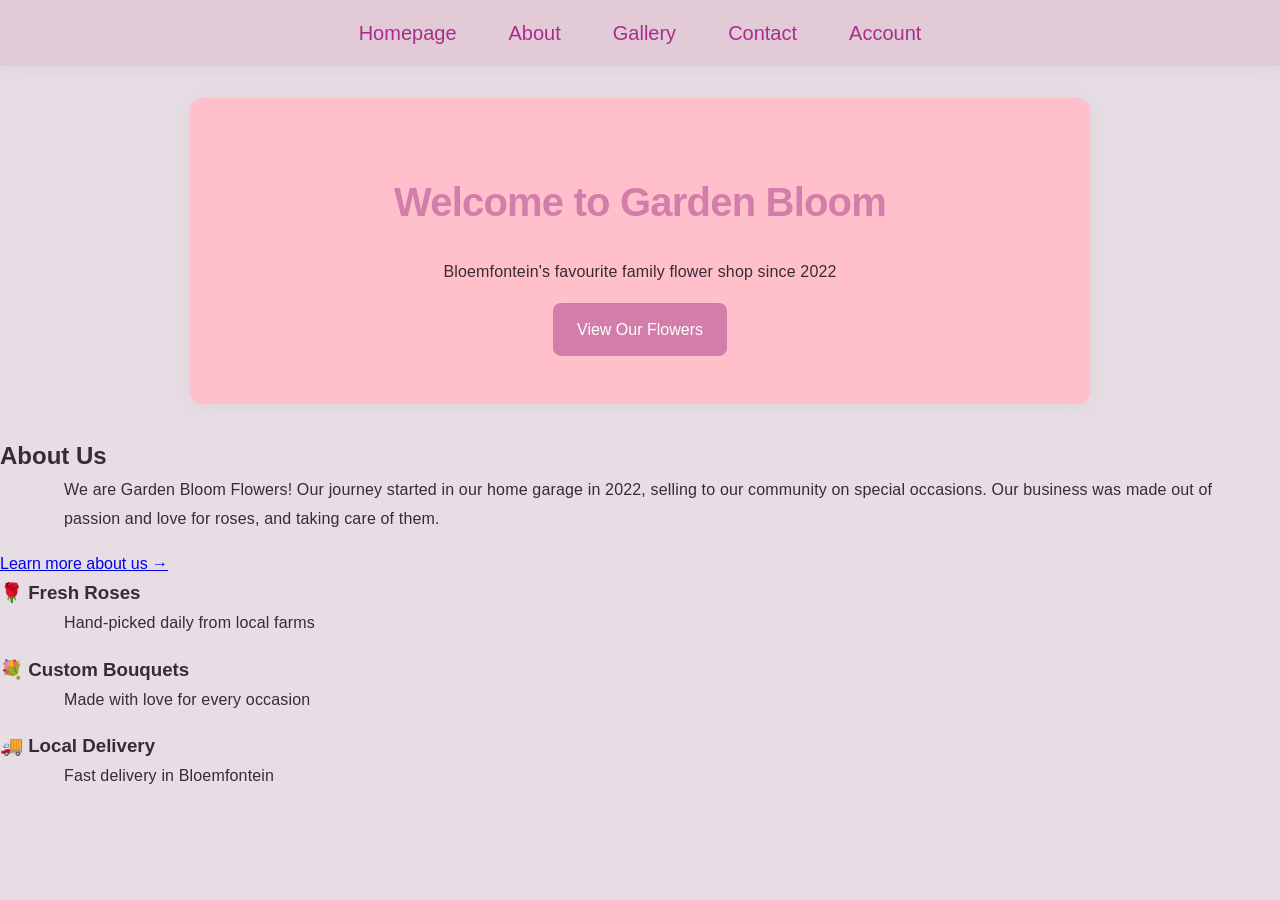
<file: index.html>
<!DOCTYPE html>
<html lang="en">
<head>
    <meta charset="UTF-8">
    <meta name="viewport" content="width=device-width, initial-scale=1.0">
    <title>Homepage - Garden Bloom</title>
    <link rel="stylesheet" href="style.css">
</head>
<body>
 <nav class="navbar">
   
    <ul class="nav-links">

           <li><a href="index.html">Homepage</a></li>
           <li><a href="about.html">About</a></li>
           <li><a href="gallery.html">Gallery</a></li>
            <li><a href="contact.html">Contact</a></li>
            <li><a href="account.html">Account</a></li>
    </ul>
       </nav>
    <header class="hero">
            <h1>Welcome to Garden Bloom</h1>
            <p> 
               <p>Bloemfontein's favourite family flower shop since 2022</p>
        <a href="gallery.html" class="btn">View Our Flowers</a>
    </header>

    <main class="home-container">
        <section class="intro">
            <h2>About Us</h2>
            <p>
                We are Garden Bloom Flowers! Our journey started in our home garage in 2022, 
                selling to our community on special occasions. Our business was made out of 
                passion and love for roses, and taking care of them.
            </p>
            <a href="about.html" class="link">Learn more about us →</a>
        </section>

        <section class="features">
            <div class="feature-card">
                <h3>🌹 Fresh Roses</h3>
                <p>Hand-picked daily from local farms</p>
            </div>
            <div class="feature-card">
                <h3>💐 Custom Bouquets</h3>
                <p>Made with love for every occasion</p>
            </div>
            <div class="feature-card">
                <h3>🚚 Local Delivery</h3>
                <p>Fast delivery in Bloemfontein</p>
            </div>
        </section>
    </main>


</body>
</html>
</file>
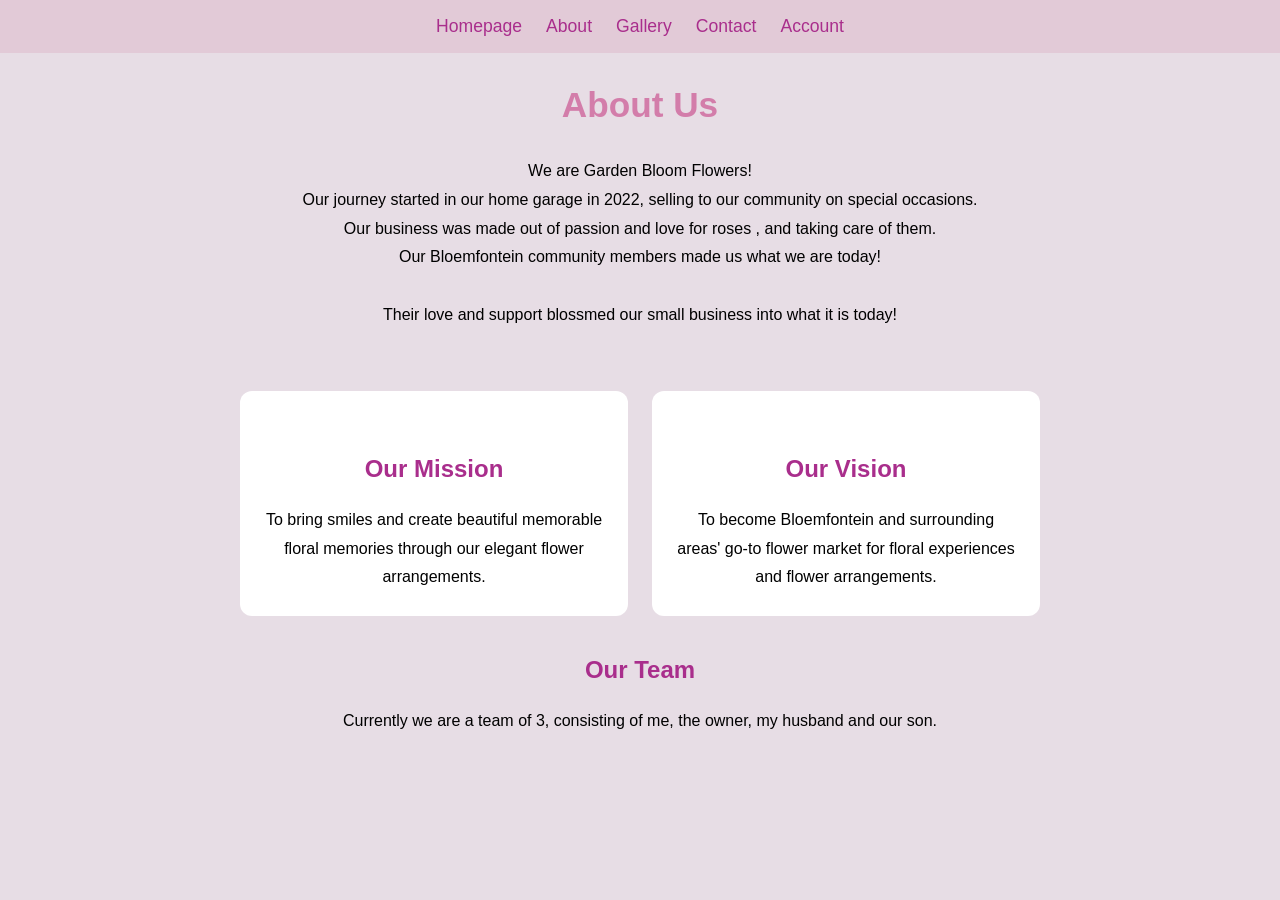
<file: about.html>
<!DOCTYPE html>
<html lang="en">
<head>
    <meta charset="UTF-8">
    <meta name="viewport" content="width=device-width, initial-scale=1.0">
    <title>About - Garden Bloom</title>
    <link rel="stylesheet" href="about.css">
</head> 
<body>
    
     <nav class="navbar">
      
   
    <ul class="nav-links">

           <li><a href="index.html">Homepage</a></li>
           <li><a href="about.html">About</a></li>
           <li><a href="gallery.html">Gallery</a></li>
            <li><a href="contact.html">Contact</a></li>
            <li><a href="account.html">Account</a></li>
    </ul>
       </nav>
       <h1>About Us</h1>

       <div class="about-container"
    
    <p>
      We are Garden Bloom Flowers! <br>
        Our journey started in our home garage in 2022, selling to our community on special occasions. <br>
        Our business was made out of passion and love for roses , and taking care of them. <br>
        Our Bloemfontein community members made us what we are today! <br> <br>
        Their love and support blossmed our small business into what it is today! <br> <br>
     </p>
    <div class="mission-vision">
            <div class="card">
                <h2>Our Mission</h2>
                <p>To bring smiles and create beautiful memorable floral memories through our elegant flower arrangements.</p>
            </div>
            <div class="card">
                <h2>Our Vision</h2>
                <p>To become Bloemfontein and surrounding areas' go-to flower market for floral experiences and flower arrangements.</p>
            </div>
        </div>

        <h2>Our Team</h2>
        <p>Currently we are a team of 3, consisting of me, the owner, my husband and our son.</p>
    </div>
</body>
</html>
</file>
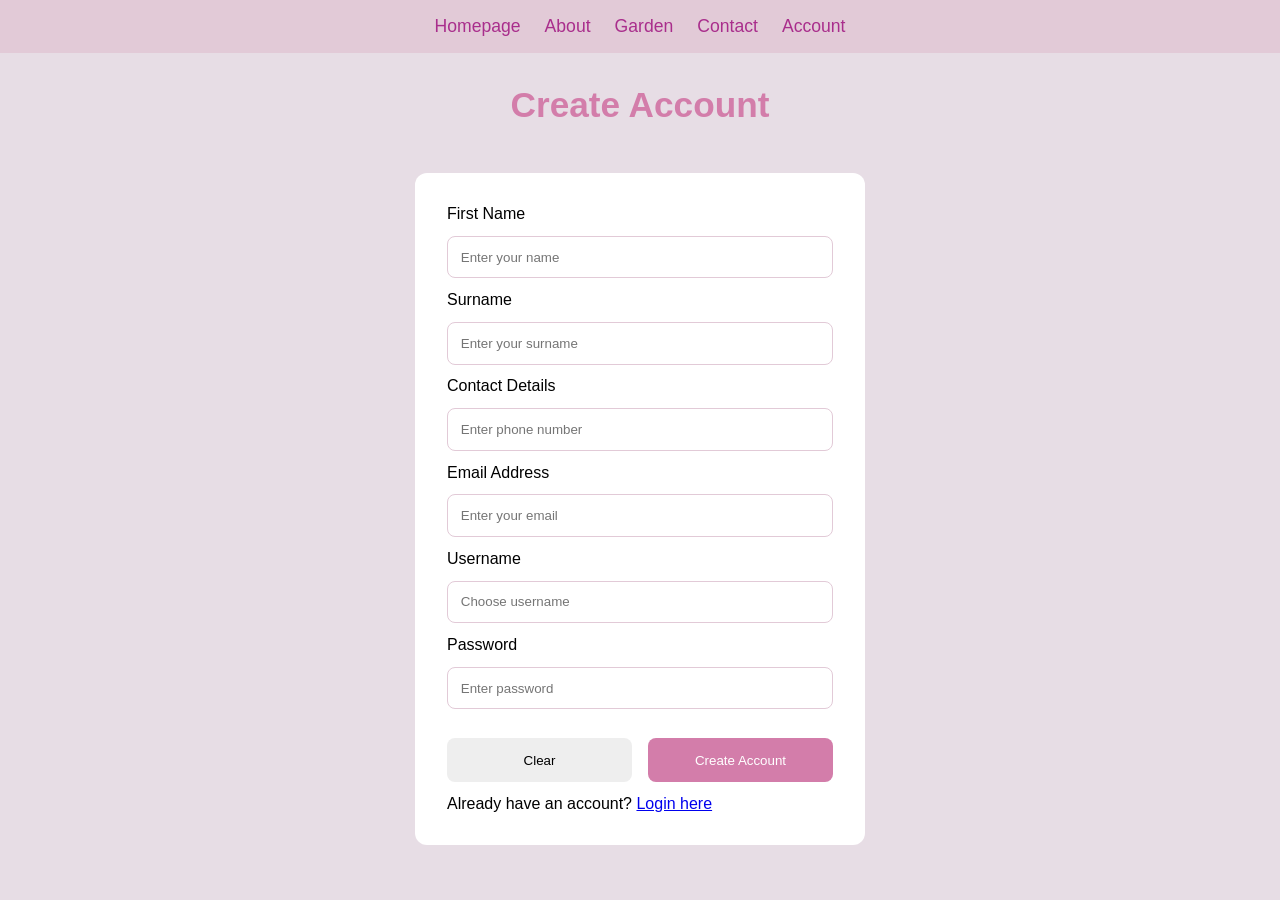
<file: account.html>
<!DOCTYPE html>
<html lang="en">
<head>
    <meta charset="UTF-8">
    <meta name="viewport" content="width=device-width, initial-scale=1.0">
    <title>Account - Garden Bloom</title>
    
        <link rel="stylesheet" href="account.css">
</head>
<body>
         <nav class="navbar">
   
    <ul class="nav-links">

           <li><a href="index.html">Homepage</a></li>
           <li><a href="about.html">About</a></li>
           <li><a href="gallery.html">Garden</a></li>
            <li><a href="contact.html">Contact</a></li>
            <li><a href="account.html">Account</a></li>
    </ul>
       </nav>
    <h1>Create Account</h1>

    <div class="account-container">
        <form class="account-form">
            <label>First Name</label>
            <input type="text" placeholder="Enter your name" required>

            <label>Surname</label>
            <input type="text" placeholder="Enter your surname" required>

            <label>Contact Details</label>
            <input type="tel" placeholder="Enter phone number" required>

            <label>Email Address</label>
            <input type="email" placeholder="Enter your email" required>

            <label>Username</label>
            <input type="text" id="username" placeholder="Choose username" required>

            <label>Password</label>
            <input type="password" id="password" placeholder="Enter password" required>

            <div class="btn-group">
                <input type="reset" value="Clear">
                <button type="submit">Create Account</button>
            </div>

            <p class="form-link">Already have an account? <a href="#">Login here</a></p>
        </form>
    </div>

</body>
</html>
</file>
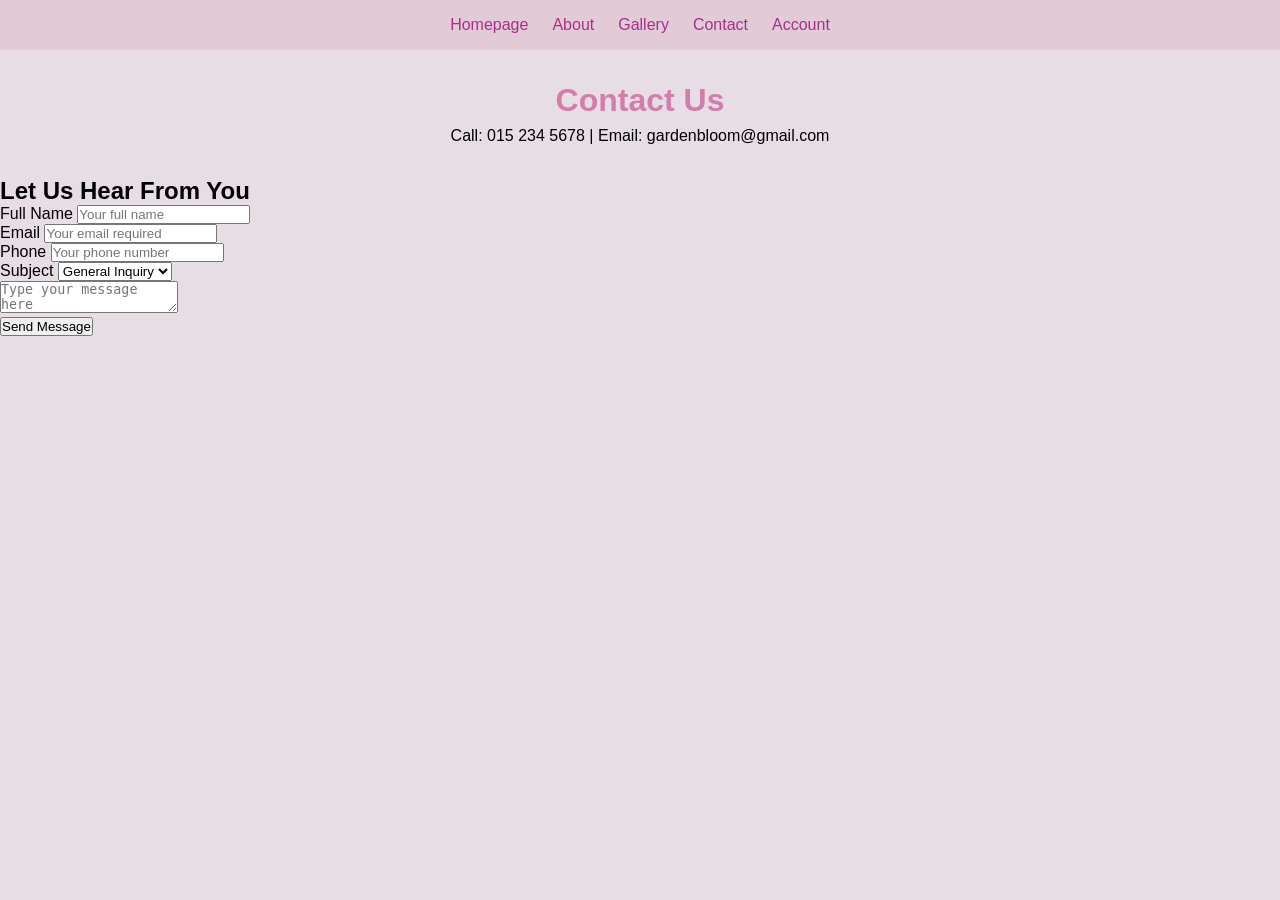
<file: contact.html>
<!DOCTYPE html>
<html lang="en">
<head>
    <meta charset="UTF-8">
    <meta name="viewport" content="width=device-width, initial-scale=1.0">
    <title>Contact -Darden Bloom</title>
    <link rel="stylesheet" href="contact.css">
</head>
<body>


 <nav class="navbar">
   
    <ul class="nav-links">

           <li><a href="index.html">Homepage</a></li>
           <li><a href="about.html">About</a></li>
           <li><a href="gallery.html">Gallery</a></li>
            <li><a href="contact.html">Contact</a></li>
            <li><a href="account.html">Account</a></li>
    </ul>
       </nav>
<h1>Contact Us</h1>
   <p class="contact-top"> Call: 015 234 5678 | Email: gardenbloom@gmail.com</p>
    <div class="Contact-container">
        <form>
        <h2>Let Us Hear From You</h2>
        
            <label for="name">Full Name</label>
            <input type="text" id="name" name="name"placeholder="Your full name"><br>

            <label for="email">Email</label>
            <input type="email" id="email" name="email"placeholder="Your email required"><br>

            <label for="phone">Phone</label>
            <input type="tel" id="phone" name="phone"placeholder="Your phone number"><br>

            <label for="subject">Subject</label>
            <select name="Subject" id="subject">
                <option>General Inquiry</option>
                <option>Support</option>
                <option>Feedback</option>
                <option>Other</option><br><br>

            </select><br>
            
            <label for="Message"></label>

            <textarea name="message" id="message" placeholder="Type your message here"></textarea><br>
            
            <button type="submit">Send Message</button>


        </form>
    </div>
</body>
</html>
</file>
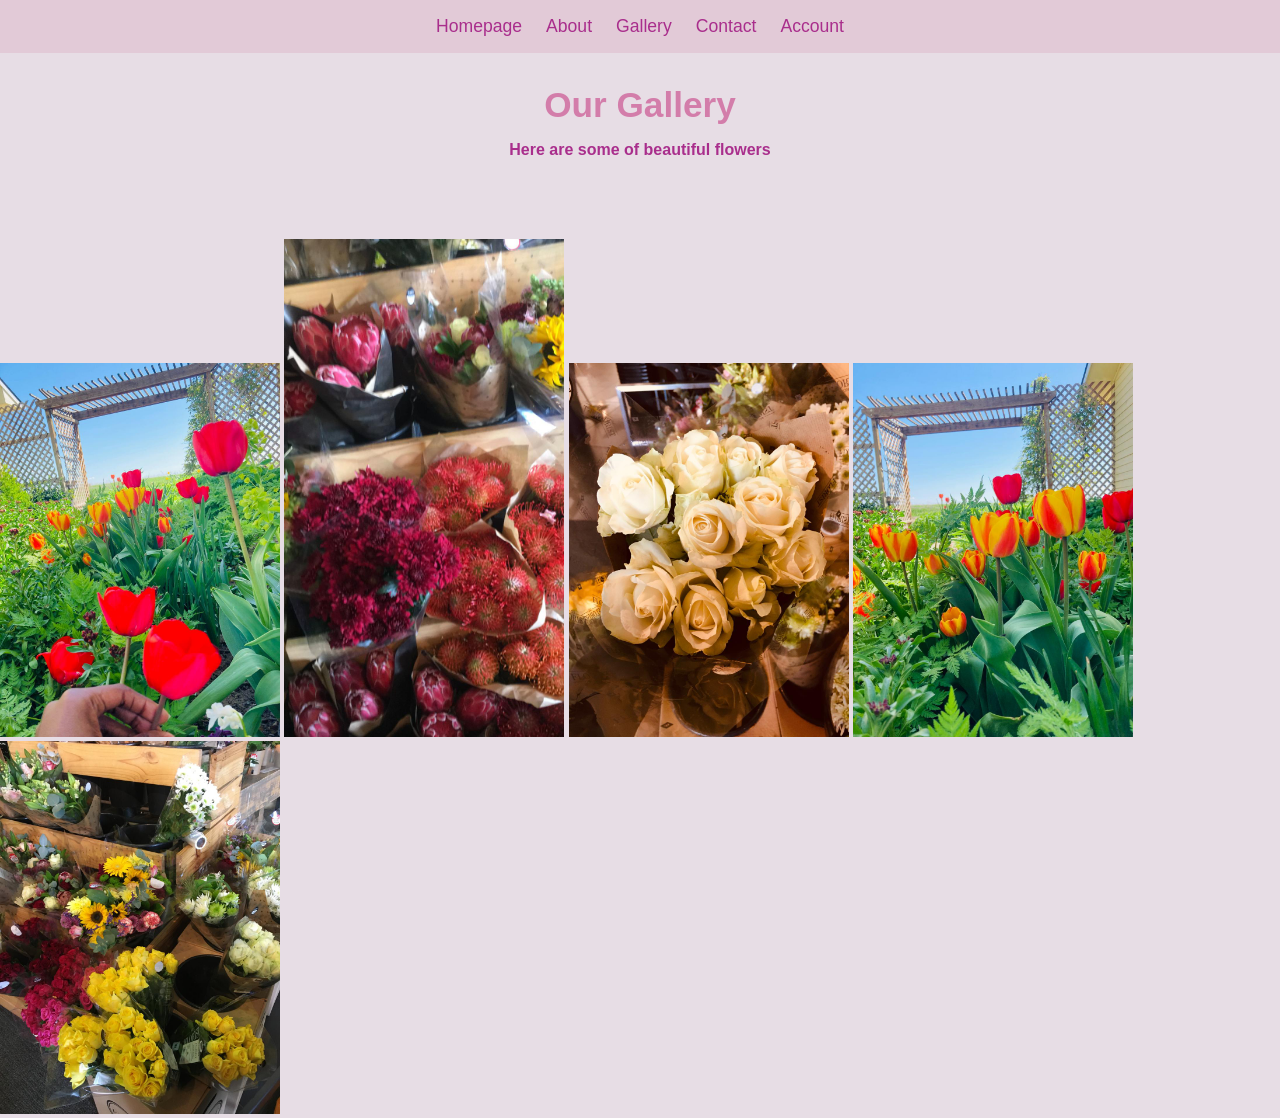
<file: gallery.html>
<!DOCTYPE html>
<html lang="en">
<head>
    <meta charset="UTF-8">
    <meta name="viewport" content="width=device-width, initial-scale=1.0">
    <title>Gallery - Garden Bloom Flowers</title>
    <link rel="stylesheet" href="gallery.css">
</head> 
<body class="gallery-page">
 <nav class="navbar">
   
    <ul class="nav-links">

           <li><a href="index.html">Homepage</a></li>
           <li><a href="about.html">About</a></li>
           <li><a href="gallery.html">Gallery</a></li>
            <li><a href="contact.html">Contact</a></li>
            <li><a href="account.html">Account</a></li>
    </ul>
       </nav>

       <h1>Our Gallery</h1>
       <p class="gallery-intro">Here are some of beautiful flowers</p>
    
       <div class="gallery-container">
        <div class="gallery-item">

        </div>
       </div>


    <img width="280" src="flower1.jpeg" alt="">
    <img width="280" src="flower2.jpeg" alt=""> 
    <img width="280" src="flower3.jpeg" alt=""> 
    <img width="280" src="flower4.jpeg" alt="">
    <img width="280" src="flower5.jpeg" alt="">
</body>
</html>
</file>
<file: style.css>
* {
  margin: 0;
  padding: 0;
  box-sizing: border-box;
}

body {
  background: rgb(231, 221, 229);
  font-family: Verdana, Geneva, Tahoma, sans-serif;
  line-height: 1.7;
  color: #3a2a35;
}


header, .navbar {
  display: flex;
  justify-content: center;
  align-items: center;
  background-color: #e2cad7;
  padding: 1rem 2rem; 
  position: sticky;
  top: 0;
  z-index: 1000;
  box-shadow: 0 2px 20px rgba(122,106,90,0.08);
  backdrop-filter: blur(10px);
}

.hero {
  background-color: pink;
  padding: 3rem 5%;
  text-align: center;
  width: 90%;
  max-width: 900px;
  margin: 2rem auto;
  border-radius: 12px;
  display: block; 
}

h1 {
  color: #d37daa;
  font-size: 2.5rem;
  font-weight: 700;
  letter-spacing: -0.02em;
  line-height: 1.2;
  text-align: center;
  margin: 2rem 0;
}

p {
  font-size: 1rem;
  line-height: 1.8;
  letter-spacing: 0.01em;
  margin-bottom: 1rem;
  padding: 0 5%;
}

b { color: #a92e8c; }

.nav-links {
  list-style: none;
  display: flex;
  gap: 1.25rem;
}

nav a, .nav-links a {
  color: rgb(169, 46, 140);
  text-decoration: none;
  font-size: 1.25rem;
  font-weight: 500;
  padding: 0.5rem 1rem;
  border-radius: 4px;
  transition: all 0.3s ease;
  position: relative; 
}

nav a::after, .nav-links a::after {
  content: '';
  position: absolute;
  bottom: 0;
  left: 0;
  width: 0%;
  height: 2px;
  background: #e8a0b5;
  transition: 0.3s;
}

nav a:hover::after, .nav-links a:hover::after {
  width: 100%;
}

nav a:hover, .nav-links a:hover {
  color: black;
}

img {
  max-width: 100%;
  height: auto;
  border-radius: 8px;
}


.btn {
  display:inline-block; background:#d37daa; color:white; 
  padding:0.8rem 1.5rem; border-radius:8px; text-decoration:none; transition:0.3s;
}
.btn:hover { background:#a92e8c; }

@media screen and (max-width: 1024px) {
  h1 { font-size: 2rem; }
  nav a, .nav-links a { font-size: 1.1rem; }
}

@media screen and (max-width: 768px) {
  header, .navbar {
    flex-direction: column;
    gap: 1rem;
    padding: 1rem;
  }
  .nav-links {
    flex-direction: column;
    align-items: center;
    gap: 0.6rem;
  }
  h1 { font-size: 1.7rem; }
  nav a, .nav-links a { font-size: 1rem; }
}
</file>
<file: about.css>
* { margin:0; padding:0; box-sizing:border-box; }
body { background: rgb(231,221,229); font-family: Verdana, sans-serif; }


.navbar { background:#e2cad7; padding:1rem 2rem; position:sticky; top:0; z-index:100; }
.nav-links { list-style:none; display:flex; gap:1.5rem; justify-content:center; }
.nav-links a { color:rgb(169,46,140); text-decoration:none; font-size:1.1rem; }
.nav-links a:hover { color:black; }

h1 { color:#d37daa; font-size:2.2rem; text-align:center; margin:2rem 0; }
h2 { color:#a92e8c; text-align:center; margin:2rem 0 1rem 0; }

.about-container { width:90%; max-width:800px; margin:0 auto 3rem auto; text-align:center; line-height:1.8; }
.mission-vision { display:flex; gap:1.5rem; margin:2rem 0; }
.card {
  background:white; padding:1.5rem; border-radius:12px; flex:1; transition:0.3s;
}


.card:hover { transform:translateY(-5px); box-shadow:0 4px 12px rgba(0,0,0,0.1); }

@media (max-width:768px) {
  .nav-links { flex-direction:column; align-items:center; }
  .mission-vision { flex-direction:column; }
  h1 { font-size:1.6rem; }
}
</file>
<file: account.css>
* { margin:0; padding:0; box-sizing:border-box; }
body { background: rgb(231,221,229); font-family: Verdana, sans-serif; }

/* SAME NAV ON ALL PAGES */
.navbar { background:#e2cad7; padding:1rem 2rem; position:sticky; top:0; z-index:100; }
.nav-links { list-style:none; display:flex; gap:1.5rem; justify-content:center; }
.nav-links a { color:rgb(169,46,140); text-decoration:none; font-size:1.1rem; }
.nav-links a:hover { color:black; }

h1 { color:#d37daa; font-size:2.2rem; text-align:center; margin:2rem 0; }

.account-container { display:flex; justify-content:center; padding:1rem; }
.account-form {
  background:white; width:90%; max-width:450px; padding:2rem;
  border-radius:12px; display:flex; flex-direction:column; gap:0.8rem;
}
.account-form input {
  padding:0.8rem; border:1px solid #e2cad7; border-radius:8px; width:100%;
}
.btn-group { display:flex; gap:1rem; margin-top:1rem; }
.btn-group input, .btn-group button {
  flex:1; padding:0.9rem; border:none; border-radius:8px; cursor:pointer; transition:0.3s;
}
.btn-group input { background:#eee; }
.account-form button { background:#d37daa; color:white; }

/* For marks - pseudo classes */
.account-form button:hover { background:#a92e8c; }
.btn-group input:hover { background:#ccc; }
.account-form input:focus { outline:none; border-color:#d37daa; }
.form-link a:hover { color:#a92e8c; }

@media (max-width:768px) {
  .nav-links { flex-direction:column; align-items:center; }
  h1 { font-size:1.6rem; }
  .btn-group { flex-direction:column; }
}
</file>
<file: contact.css>
* { margin:0; padding:0; box-sizing:border-box; }
body { background: rgb(231,221,229); font-family: Verdana, sans-serif; }
.navbar { background:#e2cad7; padding:1rem 2rem; }
.nav-links { list-style:none; display:flex; gap:1.5rem; justify-content:center; }
.nav-links a { color:rgb(169,46,140); text-decoration:none; }
.nav-links a:hover { color:black; }

h1 { color:#d37daa; text-align:center; margin:2rem 0 0.5rem; }
.contact-top { text-align:center; margin-bottom:2rem; }

.contact-container {
  background:white;
  width:90%;
  max-width:600px;
  margin:0 auto 3rem auto;
  padding:2rem;
  border-radius:12px;
}

.contact-container input, 
.contact-container select, 
.contact-container textarea {
  width:100%;
  padding:0.8rem;
  margin:0.5rem 0 1rem 0;
  border:1px solid #e2cad7;
  border-radius:8px;
}

.contact-container button {
  width:100%;
  padding:0.9rem;
  background:#d37daa;
  color:white;
  border:none;
  border-radius:8px;
  cursor:pointer;
}

.contact-container button:hover { background:#a92e8c; }
.contact-container input:focus { border-color:#d37daa; outline:none; }

@media (max-width:768px) {
  .nav-links { flex-direction:column; align-items:center; }
}
</file>
<file: gallery.css>
* {
  margin: 0;
  padding: 0;
  box-sizing: border-box;
}

body {
  background: rgb(231, 221, 229);
  font-family: Verdana, Geneva, Tahoma, sans-serif;
}

.navbar {
  background: #e2cad7;
  padding: 1rem 2rem;
  position: sticky;
  top: 0;
  z-index: 1000;
}

.nav-links {
  list-style: none;
  display: flex;
  gap: 1.5rem;
  justify-content: center;
}

.nav-links a {
  color: rgb(169, 46, 140);
  text-decoration: none;
  font-size: 1.1rem;
  font-weight: 500;
  transition: 0.3s;
}

.nav-links a:hover { color: black; }

h1 {
  color: #d37daa;
  font-size: 2.2rem;
  text-align: center;
  margin: 2rem 0 1rem 0;
}

.gallery-intro {
  text-align: center;
  color: #a92e8c;
  font-weight: 600;
  margin-bottom: 2rem;
}

.gallery-container {
  display: grid;
  grid-template-columns: repeat(2, 1fr); 
  gap: 2rem;
  width: 90%;
  max-width: 1200px;
  margin: 0 auto 3rem auto;
}

.gallery-item {
  background: white;
  border-radius: 12px;
  overflow: hidden;
  text-align: center;
  box-shadow: 0 4px 10px rgba(0,0,0,0.08);
  transition: 0.3s;
}

.gallery-item:hover {
  transform: translateY(-5px);
}

.gallery-item img {
  width: 100%; 
  height: 450px; 
  object-fit: cover;
  border-radius: 12px 12px 0 0;
}

.gallery-item p {
  padding: 0.8rem;
  color: #a92e8c;
}

@media (max-width: 1024px) {
  .gallery-container { grid-template-columns: repeat(2, 1fr); }
}
@media (max-width: 768px) {
  .gallery-container { grid-template-columns: 1fr; }
  .nav-links { flex-direction: column; align-items: center; }
  h1 { font-size: 1.6rem; }
}
</file>
